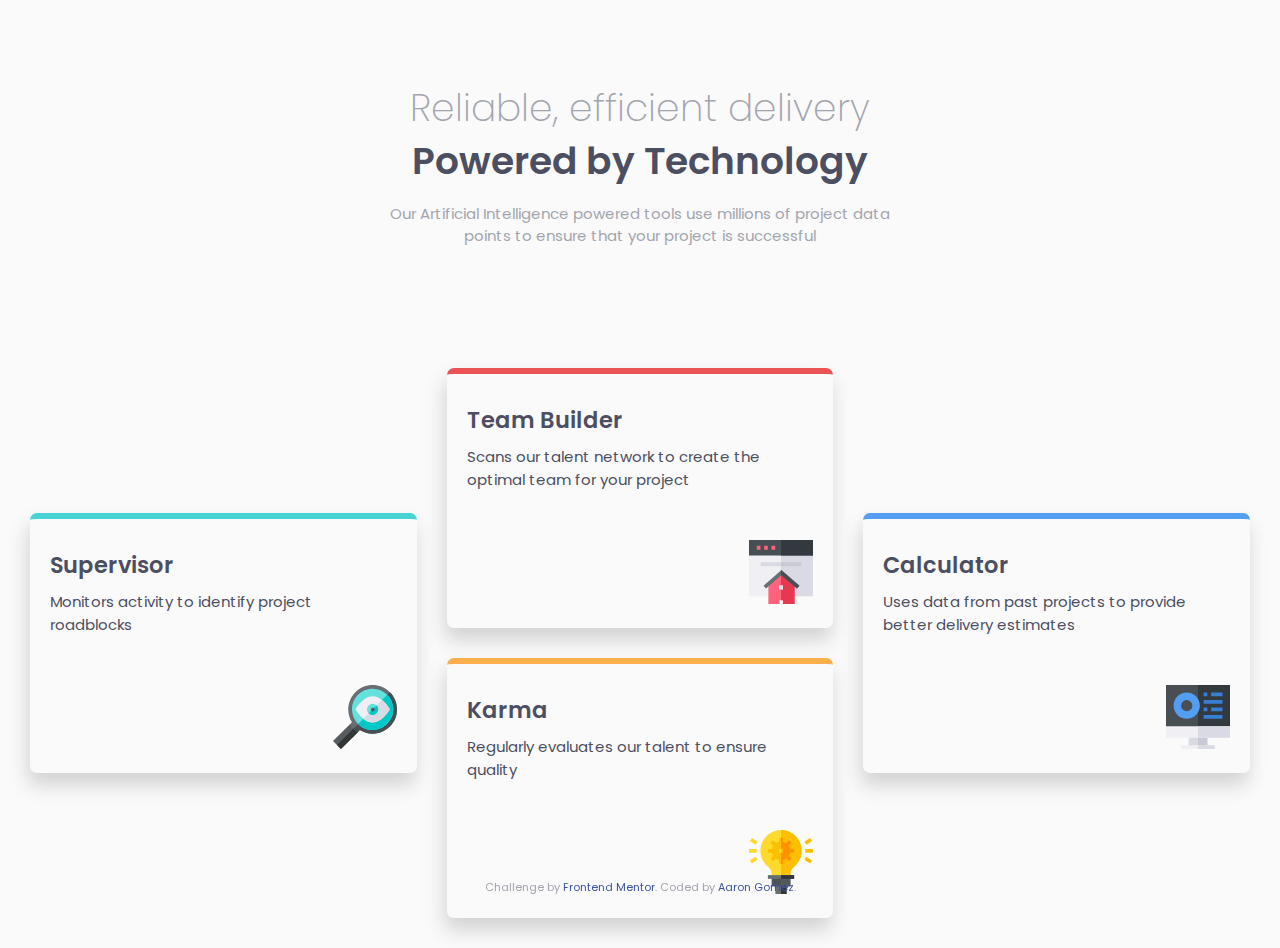
<file: index.html>
<!DOCTYPE html>
<html lang="en">
<head>
  <meta charset="UTF-8">
  <meta name="viewport" content="width=device-width, initial-scale=1.0"> <!-- displays site properly based on user's device -->

  <link rel="icon" type="image/png" sizes="32x32" href="./images/favicon-32x32.png">
  <link rel="stylesheet" href="css/styles.css">
  
  <title>Four card feature section</title>

</head>
<body>
  <div class="container">
    <header>
      <h1 class="main-heading">Reliable, efficient delivery</h1>
      <h2 class="sub-heading">Powered by Technology</h2>
      <p>
        Our Artificial Intelligence powered tools use millions of project data points 
        to ensure that your project is successful
      </p>
    </header>

    <main>
        <div class="card supervisor">
          <h3>Supervisor</h3>
          <p>Monitors activity to identify project roadblocks</p>
          <div class="img-container">
            <img src="images/icon-supervisor.svg" alt="Magnifying glass icon">
          </div>
        </div>

        <div class="card team-builder">
          <h3>Team Builder</h3>
          <p>Scans our talent network to create the optimal team for your project</p>
          <div class="img-container">
            <img src="images/icon-team-builder.svg" alt="House icon">
          </div>
        </div>

        <div class="card karma">
          <h3>Karma</h3>
          <p>Regularly evaluates our talent to ensure quality</p>
          
          <div class="img-container">
            <img src="images/icon-karma.svg" alt="Light bulb icon">
          </div>
        </div>

        <div class="card calculator">
          <h3>Calculator</h3>
          <p>Uses data from past projects to provide better delivery estimates</p>

          <div class="img-container">
            <img src="images/icon-calculator.svg" alt="Computer monitor icon">
          </div>
        </div>
    </main>

    <footer>
      <p class="attribution">
        Challenge by <a href="https://www.frontendmentor.io?ref=challenge" target="_blank">Frontend Mentor</a>. 
        Coded by <a href="#">Aaron Gomez</a>.
      </p>
    </footer>
  </div>
</body>
</html>
</file>
<file: css/styles.css>
@import url('reset.css');
@import url('https://fonts.googleapis.com/css2?family=Poppins:wght@200;400;600&display=swap');

* {
    box-sizing: border-box;
}

:root {
    --primary-red: hsl(0, 78%, 62%);
    --primary-cyan: hsl(180, 62%, 55%);
    --primary-orange: hsl(34, 97%, 64%);
    --primary-blue: hsl(212, 86%, 64%);
    --neutral-dark-blue: hsl(234, 12%, 34%);
    --neutral-gray-blue: hsl(229, 6%, 66%);
    --neutral-light-gray: hsl(0, 0%, 98%);
    font-size: 15px;
    font-family: 'Poppins', sans-serif;
    color: var(--neutral-gray-blue);
}

body {
    background-color: var(--neutral-light-gray);
}

.container {
    margin: 0 auto;
    max-width: 1440px;
}

header {
    margin-top: 6rem;
}

main {
    display: grid;
    padding: 2rem;
    grid-template-columns: repeat(6, 1fr);
    grid-template-rows: repeat(4, 115px);
    gap: 2rem;
}

footer { 
    position: fixed;
    width: 100%;
    left: 0;
    bottom: 0;
    padding-bottom: 0.5rem;
}

.attribution { font-size: 11px; text-align: center; }
.attribution a { color: hsl(228, 45%, 44%); }



/* main styles */


.main-heading {
    text-align: center;
    margin-top: 3rem;
    margin-bottom: 1rem;
    font-size: 2.5rem;
    font-weight: 200;
}

.sub-heading {
    color: var(--neutral-dark-blue);
    text-align: center;
    font-weight: 600;
    font-size: 2.5rem;
    margin-bottom: 1.5rem;
}

header p {
    text-align: center;
    margin: 13px auto 6rem;
    padding: 0 20px;
    line-height: 1.5rem;
    max-width: 540px;
}

/* cards */
.card {
    color: var(--neutral-dark-blue);
    width: 100%;
    padding: 20px;
    border-radius: 7px;
    box-shadow: -2px 12px 19px 0px #d2d2d2;
    border-top: 6px solid black;
}

.card h3 {
    font-weight: 600;
    font-size: 1.5rem;
    margin: 1rem 0;
}

.card p {
    line-height: 1.5rem;
    font-weight: 400;
}

.img-container {
    display: flex;
    justify-content: flex-end;
    margin-top: 14%;
}

.supervisor {
    border-color: var(--primary-cyan);
    grid-column: 1 / 3;
    grid-row: 2 / 4;
}

.team-builder{
    border-color: var(--primary-red);
    grid-column: 3 / 5;
    grid-row: 1 / 3;
}

.karma {
    border-color: var(--primary-orange);
    grid-column: 3 / 5;
    grid-row: 3 / 5;
}

.calculator {
    border-color: var(--primary-blue);
    grid-column: 5 / 7;
    grid-row: 2 / 4;
}

/* mobile */
@media screen and (max-width: 775px) {
    main {
        display: flex;
        flex-flow: column;
        align-items: center;
        gap: 2rem;
    }

    .main-heading,
    .sub-heading {
        font-size: 1.5rem;
    }

    footer {
        position: static;
    }
}
</file>
